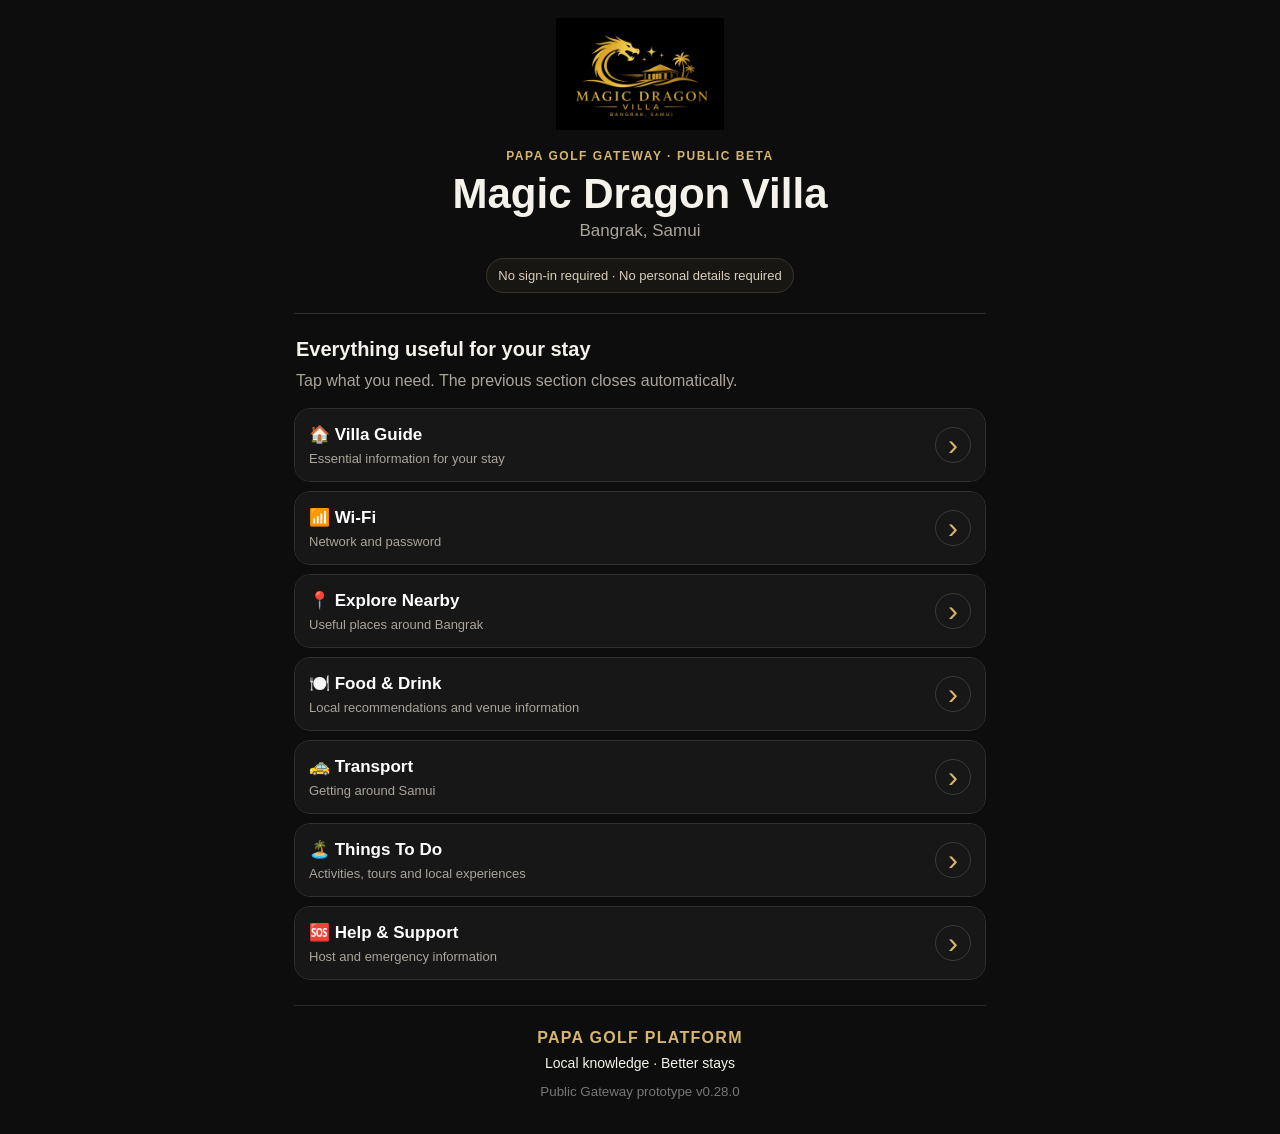
<file: gateway-demo.html>
<!doctype html><html lang="en"><head><meta charset="utf-8"><meta name="viewport" content="width=device-width,initial-scale=1,viewport-fit=cover"><meta name="theme-color" content="#0d0d0d"><title>Magic Dragon Villa · Papa Golf</title><link rel="stylesheet" href="gateway-demo.css?v=0.28.0"></head><body><main class="gateway-shell"><header class="gateway-hero"><img src="magic-dragon-villa-logo.png" alt="Magic Dragon Villa"><div class="kicker">PAPA GOLF GATEWAY · PUBLIC BETA</div><h1>Magic Dragon Villa</h1><p>Bangrak, Samui</p><div class="privacy-chip">No sign-in required · No personal details required</div></header><section class="intro"><h2>Everything useful for your stay</h2><p>Tap what you need. The previous section closes automatically.</p></section><nav id="gatewayMenu" class="gateway-menu" aria-label="Guest information"><article class="gate-section"><button class="gate-toggle" type="button"><span><strong>🏠 Villa Guide</strong><small>Essential information for your stay</small></span><b>›</b></button><div class="gate-body"><p>Property instructions and useful stay information are presented here through the Papa Golf Gateway.</p></div></article><article class="gate-section"><button class="gate-toggle" type="button"><span><strong>📶 Wi-Fi</strong><small>Network and password</small></span><b>›</b></button><div class="gate-body"><div class="fact"><span>Network</span><strong>Papa Golf Guest</strong></div><div class="fact"><span>Password</span><strong>Shown on the villa card</strong></div></div></article><article class="gate-section"><button class="gate-toggle" type="button"><span><strong>📍 Explore Nearby</strong><small>Useful places around Bangrak</small></span><b>›</b></button><div class="gate-body"><p class="lead">Quick nearby searches centred on Magic Dragon Villa.</p><div class="action-grid"><a target="_blank" rel="noopener" href="https://www.google.com/maps/search/7-Eleven+Bangrak+Koh+Samui">Convenience stores</a><a target="_blank" rel="noopener" href="https://www.google.com/maps/search/pharmacy+Bangrak+Koh+Samui">Pharmacies</a><a target="_blank" rel="noopener" href="https://www.google.com/maps/search/petrol+Bangrak+Koh+Samui">Petrol</a><a target="_blank" rel="noopener" href="https://www.google.com/maps/search/ATM+Bangrak+Koh+Samui">ATMs</a></div><p class="note">Papa Golf can present curated local recommendations alongside useful nearby searches.</p></div></article><article class="gate-section"><button class="gate-toggle" type="button"><span><strong>🍽️ Food & Drink</strong><small>Local recommendations and venue information</small></span><b>›</b></button><div class="gate-body"><p>Selected local restaurants, bars and cafés can be presented here with clearly labelled venue information and promotions.</p></div></article><article class="gate-section"><button class="gate-toggle" type="button"><span><strong>🚕 Transport</strong><small>Getting around Samui</small></span><b>›</b></button><div class="gate-body"><p>Transport information can include approved services, vehicle hire, routes and direct navigation.</p></div></article><article class="gate-section"><button class="gate-toggle" type="button"><span><strong>🏝️ Things To Do</strong><small>Activities, tours and local experiences</small></span><b>›</b></button><div class="gate-body"><p>Activities and experiences can be presented with concise local context to help guests choose what suits them.</p></div></article><article class="gate-section"><button class="gate-toggle" type="button"><span><strong>🆘 Help & Support</strong><small>Host and emergency information</small></span><b>›</b></button><div class="gate-body"><p>Only information approved for guests is shown on the public Gateway.</p></div></article></nav><footer><strong>PAPA GOLF PLATFORM</strong><span>Local knowledge · Better stays</span><small>Public Gateway prototype v0.28.0</small></footer></main><script src="gateway-demo.js?v=0.28.0"></script></body></html>
</file>
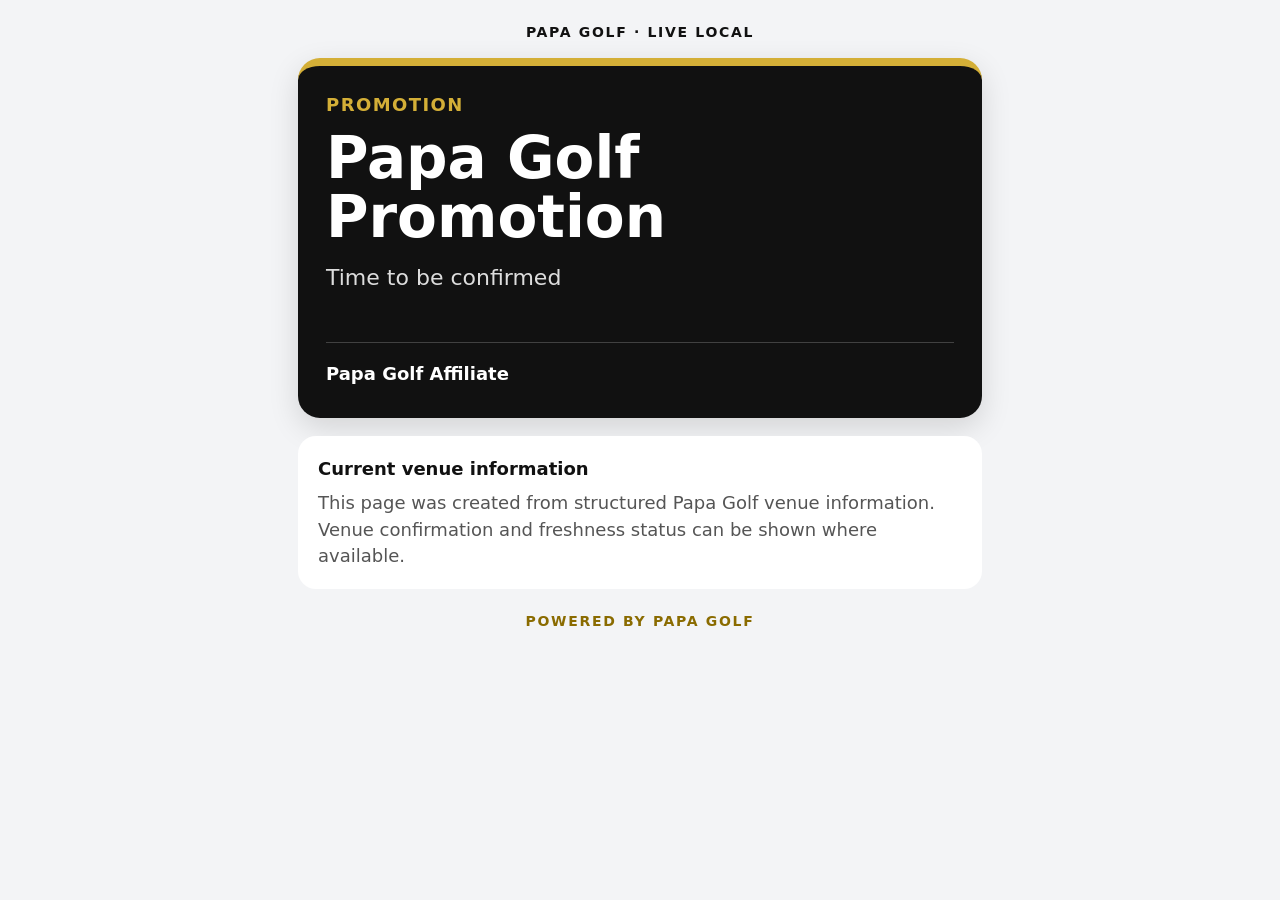
<file: promotion.html>
<!doctype html><html lang="en"><head><meta charset="utf-8"><meta name="viewport" content="width=device-width,initial-scale=1,viewport-fit=cover"><title>Papa Golf Promotion</title><link rel="stylesheet" href="promotion.css?v=0.29.0"></head><body><main class="promo-shell"><div class="pg-brand">PAPA GOLF · LIVE LOCAL</div><article id="card" class="promo-card"><div id="type" class="type"></div><h1 id="title">Papa Golf Promotion</h1><div id="when" class="when"></div><div id="offer" class="offer"></div><div id="options" class="options"></div><div class="venue"><strong id="venue"></strong><span id="contact"></span></div></article><section class="trust"><strong>Current venue information</strong><p>This page was created from structured Papa Golf venue information. Venue confirmation and freshness status can be shown where available.</p></section><div class="powered">POWERED BY PAPA GOLF</div></main><script src="promotion.js?v=0.29.0"></script></body></html>
</file>
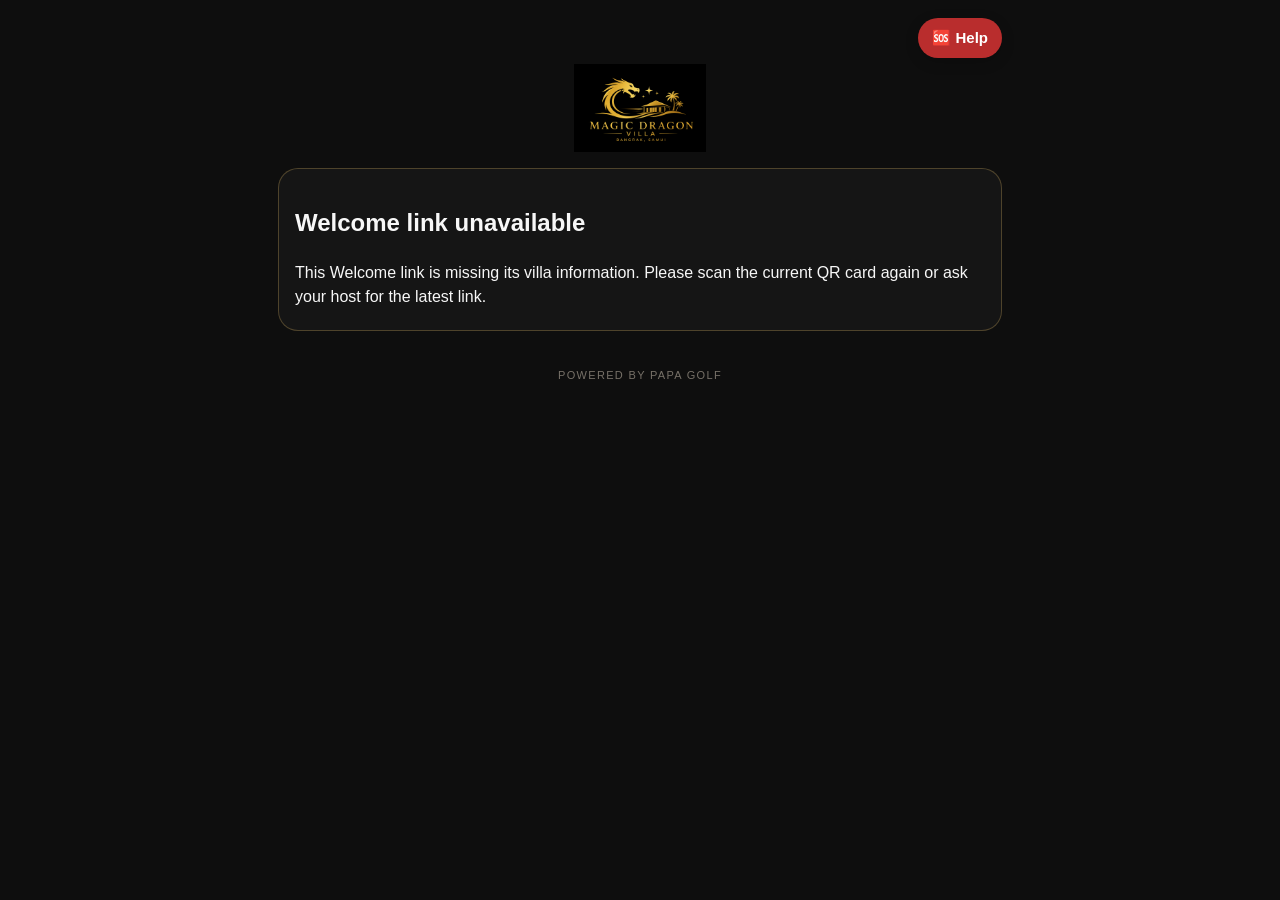
<file: welcome.html>
<!doctype html>
<html lang="en">
<head>
  <meta charset="UTF-8">
  <meta name="viewport" content="width=device-width, initial-scale=1, viewport-fit=cover">
  <meta name="theme-color" content="#111111">
  <title>Papa Golf Villa Welcome</title>
  <link rel="stylesheet" href="welcome.css?v=0.41.0">
</head>
<body>
  <main class="public-welcome-shell">
    <div class="public-top-actions"><button id="publicHelpBtn" class="public-help-btn" type="button" data-panel="emergencyPanel">🆘 Help</button></div>
    <header class="public-brand">
      <img src="magic-dragon-villa-logo.png" alt="Villa logo">
      <div id="publicDeveloper" class="developer"></div>
      <div id="publicAddress" class="address"></div>
    </header>

    <section id="publicHome">
      <div class="intro">
        <h1 id="publicHeading">Welcome</h1>
        <div id="publicUnit" class="public-unit hidden"></div>
        <p>Everything you need during your stay, all in one place.</p>
      </div>

      <section class="quick-card">
        <div class="section-title"><strong>Quick essentials</strong></div>
        <button class="quick-action" data-panel="wifiPanel"><span>📶</span><div><strong>Wi-Fi</strong><small id="quickWifi">Open network details</small></div></button>
        <a id="quickDirections" class="quick-action" href="#" target="_blank" rel="noopener"><span>📍</span><div><strong>Villa location</strong><small>Open directions</small></div></a>
        <button class="quick-action" data-panel="villaPanel"><span>☎️</span><div><strong>Host / manager</strong><small id="quickHost">Contact information</small></div></button>
      </section>

      <button id="publicTodayStrip" class="today-strip hidden" data-panel="whatsOnPanel" type="button" aria-label="Open today’s activities"><span class="today-strip-icon">📅</span><span class="today-strip-copy"><strong>Today at your stay</strong><small id="publicTodayStripSummary"></small></span><span class="today-strip-chevron">›</span></button>

      <nav class="menu-grid" data-reorder-list="welcome" aria-label="Villa welcome menu">
        <button id="villaTile" class="menu-row" data-menu-key="villa" data-panel="villaPanel" type="button"><span class="menu-icon" aria-hidden="true">🏠</span><span class="menu-copy"><strong>Villa Guide</strong><small>House info & contacts</small></span><span class="menu-chevron" aria-hidden="true">›</span><span class="menu-drag" role="button" tabindex="0" aria-label="Reorder Villa Guide" title="Drag to reorder">≡</span></button>
        <button id="nearbyTile" class="menu-row" data-menu-key="nearby" data-panel="nearbyPanel" type="button"><span class="menu-icon" aria-hidden="true">🗺</span><span class="menu-copy"><strong>Explore Nearby</strong><small>Useful places & directions</small></span><span class="menu-chevron" aria-hidden="true">›</span><span class="menu-drag" role="button" tabindex="0" aria-label="Reorder Explore Nearby" title="Drag to reorder">≡</span></button>
        <button id="stayTile" class="menu-row" data-menu-key="stay" data-panel="stayPanel" type="button"><span class="menu-icon" aria-hidden="true">🕒</span><span class="menu-copy"><strong>Stay Details</strong><small>Arrival, facilities & notices</small></span><span class="menu-chevron" aria-hidden="true">›</span><span class="menu-drag" role="button" tabindex="0" aria-label="Reorder Stay Details" title="Drag to reorder">≡</span></button>
        <button id="whatsOnTile" class="menu-row" data-menu-key="whats-on" data-panel="whatsOnPanel" type="button"><span class="menu-icon" aria-hidden="true">📅</span><span class="menu-copy"><strong>What’s On</strong><small><span id="whatsOnSummary">Today & weekly activities</span></small></span><span class="menu-chevron" aria-hidden="true">›</span><span class="menu-drag" role="button" tabindex="0" aria-label="Reorder What’s On" title="Drag to reorder">≡</span></button>
        <button id="foodTile" class="menu-row" data-menu-key="food" data-panel="foodPanel" type="button"><span class="menu-icon" aria-hidden="true">🍽</span><span class="menu-copy"><strong>Food & Drink</strong><small>Food, delivery & approved places</small></span><span class="menu-chevron" aria-hidden="true">›</span><span class="menu-drag" role="button" tabindex="0" aria-label="Reorder Food & Drink" title="Drag to reorder">≡</span></button>
        <button id="wellnessTile" class="menu-row" data-menu-key="wellness" data-panel="wellnessPanel" type="button"><span class="menu-icon" aria-hidden="true">🌺</span><span class="menu-copy"><strong>Wellness</strong><small>Massage, spa & treatments</small></span><span class="menu-chevron" aria-hidden="true">›</span><span class="menu-drag" role="button" tabindex="0" aria-label="Reorder Wellness" title="Drag to reorder">≡</span></button>
        <button id="toursTile" class="menu-row" data-menu-key="tours" data-panel="toursPanel" type="button"><span class="menu-icon" aria-hidden="true">⛵</span><span class="menu-copy"><strong>Tours & Experiences</strong><small>Trips, excursions & things to do</small></span><span class="menu-chevron" aria-hidden="true">›</span><span class="menu-drag" role="button" tabindex="0" aria-label="Reorder Tours & Experiences" title="Drag to reorder">≡</span></button>
        <button id="transportTile" class="menu-row" data-menu-key="transport" data-panel="transportPanel" type="button"><span class="menu-icon" aria-hidden="true">🛵</span><span class="menu-copy"><strong>Transport</strong><small>Getting around</small></span><span class="menu-chevron" aria-hidden="true">›</span><span class="menu-drag" role="button" tabindex="0" aria-label="Reorder Transport" title="Drag to reorder">≡</span></button>
        <button id="emergencyTile" class="menu-row system-menu-tile" data-panel="emergencyPanel" type="button"><span class="menu-icon" aria-hidden="true">🆘</span><span class="menu-copy"><strong>Help & Emergency</strong><small>Always available</small></span><span class="menu-chevron" aria-hidden="true">›</span></button>
      </nav>
    </section>

    <section id="villaPanel" class="detail-panel hidden"><button class="back-btn">← Welcome</button><h2>🏠 Villa Guide</h2><div id="villaInfo" class="info-card"></div><div id="hostInfo" class="info-card"></div></section>
    <section id="wifiPanel" class="detail-panel hidden"><button class="back-btn">← Welcome</button><h2>📶 Wi-Fi & Technology</h2><div id="wifiInfo" class="info-card"></div><div id="bluetoothInfo" class="info-card"></div></section>
    <section id="nearbyPanel" class="detail-panel hidden"><button class="back-btn">← Welcome</button><h2>🗺 Explore Nearby</h2><p class="muted">Villa-approved places and useful directions.</p><div id="nearbyList" class="place-list"></div></section>
    <section id="stayPanel" class="detail-panel hidden"><button class="back-btn">← Welcome</button><h2>🕒 Stay Details</h2><div id="arrivalInfo" class="info-card hidden"></div><div id="facilitiesInfo" class="info-card hidden"></div><div id="mapInfo" class="info-card hidden"></div><div id="noticesInfo" class="info-card hidden"></div></section>
    <section id="whatsOnPanel" class="detail-panel hidden"><button class="back-btn">← Welcome</button><h2>📅 What’s On</h2><div id="todayActivities"></div><h3 class="subheading">Weekly programme</h3><div id="weeklyActivities"></div></section>
    <section id="foodPanel" class="detail-panel hidden"><button class="back-btn">← Welcome</button><h2>🍽 Food & Drink</h2><div id="foodInfo" class="info-card"></div><div id="foodList" class="place-list"></div></section>
    <section id="wellnessPanel" class="detail-panel hidden"><button class="back-btn">← Welcome</button><h2>🌺 Wellness</h2><div id="wellnessInfo" class="info-card"></div></section>
    <section id="toursPanel" class="detail-panel hidden"><button class="back-btn">← Welcome</button><h2>⛵ Tours & Experiences</h2><div id="toursInfo" class="info-card"></div><div id="tourList" class="place-list"></div></section>
    <section id="transportPanel" class="detail-panel hidden"><button class="back-btn">← Welcome</button><h2>🛵 Transport</h2><div id="transportInfo" class="info-card"></div><div id="otherServices" class="info-card"></div></section>
    <section id="emergencyPanel" class="detail-panel hidden"><button class="back-btn">← Welcome</button><h2>🆘 Help & Emergency</h2><p class="muted">Choose the kind of help you need. Local service routing will expand as Papa Golf moves to the shared platform.</p><div class="help-route-grid"><div class="help-route"><span>🚑</span><strong>Medical / Health</strong></div><div class="help-route"><span>🔥</span><strong>Fire / Property Emergency</strong></div><div class="help-route"><span>👮</span><strong>Police / Security</strong></div><div class="help-route"><span>☎️</span><strong>Host / Property Help</strong></div></div><div id="emergencyInfo" class="info-card"></div><div id="emergencyHost" class="info-card"></div></section>

    <section id="invalidWelcome" class="info-card hidden"><h2>Welcome link unavailable</h2><p>This Welcome link is missing its villa information. Please scan the current QR card again or ask your host for the latest link.</p></section>

    <footer>Powered by Papa Golf</footer>
  </main>
  <script src="welcome.js?v=0.41.0" defer></script>
</body>
</html>
</file>
<file: gateway-demo.css>
:root{font-family:-apple-system,BlinkMacSystemFont,"SF Pro Text","Segoe UI",sans-serif;color:#f5f2eb;background:#0d0d0d;--gold:#d6b56d;--line:#303030;--muted:#aaa49a}*{box-sizing:border-box}body{margin:0;background:#0d0d0d;font-size:16px;line-height:1.5}.gateway-shell{width:min(720px,100%);margin:auto;padding:0 14px calc(32px + env(safe-area-inset-bottom))}.gateway-hero{text-align:center;padding:max(18px,env(safe-area-inset-top)) 8px 20px;border-bottom:1px solid var(--line)}.gateway-hero img{width:min(290px,82vw);height:112px;object-fit:contain}.kicker{margin-top:10px;color:var(--gold);font-size:12px;font-weight:900;letter-spacing:.13em}.gateway-hero h1{margin:7px 0 2px;font-size:clamp(30px,9vw,42px);line-height:1.05}.gateway-hero p{margin:0;color:var(--muted);font-size:17px}.privacy-chip{display:inline-block;margin-top:14px;padding:7px 11px;border:1px solid #3a352a;border-radius:999px;background:#181612;color:#d9cfbb;font-size:13px}.intro{padding:20px 2px 10px}.intro h2{font-size:20px;margin:0}.intro p{margin:5px 0;color:var(--muted)}.gateway-menu{display:grid;gap:9px}.gate-section{border:1px solid var(--line);border-radius:16px;overflow:hidden;background:#151515}.gate-toggle{width:100%;min-height:72px;padding:13px 14px;display:flex;justify-content:space-between;align-items:center;gap:12px;border:0;background:#171717;color:#fff;text-align:left;font:inherit}.gate-toggle span{display:grid;gap:3px}.gate-toggle strong{font-size:17px}.gate-toggle small{font-size:13px;line-height:1.3;color:var(--muted)}.gate-toggle b{width:36px;height:36px;display:grid;place-items:center;border:1px solid #3b3b3b;border-radius:50%;color:var(--gold);font-size:23px}.gate-body{display:none;padding:3px 15px 17px;border-top:1px solid #282828}.gate-section[data-open] .gate-body{display:block}.gate-body p{margin:13px 0 0}.fact{display:flex;justify-content:space-between;gap:16px;padding:14px 0;border-bottom:1px solid #2a2a2a}.fact:last-child{border-bottom:0}.fact span{color:var(--muted)}.fact strong{text-align:right;overflow-wrap:anywhere}.action-grid{display:grid;grid-template-columns:1fr 1fr;gap:9px;margin-top:13px}.action-grid a{min-height:50px;display:grid;place-items:center;padding:8px;border-radius:12px;background:var(--gold);color:#17120a;text-align:center;text-decoration:none;font-weight:850}.note{font-size:13px;color:var(--muted)}footer{display:grid;gap:3px;text-align:center;margin-top:25px;padding-top:20px;border-top:1px solid #292929}footer strong{color:var(--gold);letter-spacing:.08em}footer span{font-size:14px}footer small{margin-top:5px;color:#777}@media(max-width:430px){.action-grid{grid-template-columns:1fr}.gateway-shell{padding-left:12px;padding-right:12px}}
.gate-toggle b{font-size:30px;line-height:1;font-weight:500;min-width:28px;text-align:center}
</file>
<file: promotion.css>
*{box-sizing:border-box}body{margin:0;background:#f3f4f6;color:#111;font-family:system-ui,-apple-system,BlinkMacSystemFont,"Segoe UI",sans-serif;font-size:18px}.promo-shell{max-width:720px;margin:auto;padding:24px 18px 50px}.pg-brand,.powered{font-weight:800;letter-spacing:.12em;font-size:14px;text-align:center}.promo-card{margin:18px 0;background:#111;color:#fff;border-radius:22px;padding:28px;box-shadow:0 10px 30px #0002;border-top:8px solid var(--accent,#d4af37)}.type{color:var(--accent,#d4af37);font-weight:800;text-transform:uppercase;letter-spacing:.08em}h1{font-size:clamp(34px,9vw,58px);line-height:1.02;margin:14px 0 18px}.when{font-size:22px;color:#ddd}.offer{font-size:30px;font-weight:850;color:var(--accent,#d4af37);margin:24px 0}.options{display:flex;flex-wrap:wrap;gap:8px}.options span{border:1px solid #ffffff55;border-radius:999px;padding:8px 12px}.venue{border-top:1px solid #ffffff33;margin-top:28px;padding-top:20px;display:grid;gap:6px}.trust{background:#fff;border-radius:18px;padding:20px;line-height:1.45}.trust p{margin:8px 0 0;color:#555}.powered{margin-top:24px;color:#8a6b00}
</file>
<file: welcome.css>
:root{color-scheme:dark;font-family:-apple-system,BlinkMacSystemFont,"Segoe UI",sans-serif;background:#0e0e0e;color:#f7f7f7}*{box-sizing:border-box}body{margin:0;background:#0e0e0e;color:#f7f7f7}.public-welcome-shell{max-width:760px;margin:0 auto;padding:18px 18px calc(28px + env(safe-area-inset-bottom))}.public-brand{text-align:center;padding-top:8px}.public-brand img{max-width:180px;max-height:112px;object-fit:contain}.developer,.address{color:#aaa49a;margin-top:5px}.intro{text-align:center;padding:14px 4px 18px}.intro h1{font-size:clamp(32px,9vw,44px);line-height:1.05;margin:0}.intro p{font-size:17px;color:#aaa49a;line-height:1.45}.quick-card,.info-card,.detail-panel{border:1px solid rgba(224,188,102,.28);background:#151515;border-radius:20px}.quick-card{padding:16px;margin-bottom:18px}.section-title{font-size:21px;margin-bottom:10px}.quick-action{display:flex;align-items:center;gap:13px;width:100%;padding:14px;margin:8px 0;border:1px solid rgba(255,255,255,.11);border-radius:15px;background:#1d1d1d;color:inherit;text-align:left;text-decoration:none;min-height:72px}.quick-action>span{font-size:27px;width:34px}.quick-action strong,.quick-action small{display:block}.quick-action strong{font-size:18px}.quick-action small{font-size:14px;color:#aaa49a;margin-top:3px;overflow-wrap:anywhere}.menu-grid{display:grid;grid-template-columns:1fr 1fr;gap:12px}.menu-grid button{min-height:128px;padding:16px;border-radius:18px;border:1px solid rgba(255,255,255,.12);background:#171717;color:inherit;text-align:left;display:flex;flex-direction:column;align-items:flex-start}.menu-grid button span{font-size:28px;margin-bottom:13px}.menu-grid button strong{font-size:18px}.menu-grid button small{font-size:13px;color:#aaa49a;margin-top:7px;line-height:1.35}.detail-panel{padding:16px}.detail-panel h2{font-size:27px;margin:14px 0}.back-btn{position:sticky;top:10px;z-index:5;border:1px solid rgba(255,255,255,.16);border-radius:999px;background:#222;color:#fff;padding:10px 15px;font-size:16px}.info-card{padding:16px;margin:12px 0;line-height:1.5;overflow-wrap:anywhere}.info-card p{margin:.35rem 0}.muted{color:#aaa49a}.wifi-row{display:flex;gap:12px;justify-content:space-between;align-items:center;padding:10px 0;border-bottom:1px solid rgba(255,255,255,.08)}.wifi-row:last-child{border-bottom:0}.wifi-row span,.wifi-row strong{display:block}.wifi-row span{color:#aaa49a;font-size:13px}.copy-btn,.map-link{border:1px solid rgba(224,188,102,.45);background:#222;color:#fff;border-radius:11px;padding:9px 12px;text-decoration:none;white-space:nowrap}.place-card{padding:14px;margin:10px 0;border:1px solid rgba(255,255,255,.11);border-radius:15px;background:#171717}.place-card strong{font-size:17px}.place-meta{color:#aaa49a;font-size:13px;margin:5px 0}.place-note{margin:7px 0;line-height:1.4}.hidden{display:none!important}footer{text-align:center;color:#777168;text-transform:uppercase;letter-spacing:.12em;font-size:11px;padding:26px 0 5px}@media(max-width:520px){.public-welcome-shell{padding-left:14px;padding-right:14px}.menu-grid{grid-template-columns:1fr 1fr}.menu-grid button{min-height:116px;padding:14px}.menu-grid button strong{font-size:17px}}@media(max-width:380px){.menu-grid{grid-template-columns:1fr}.menu-grid button{min-height:94px}}

/* v0.33.1 What's On + expanded guest services */
.subheading{margin:28px 0 12px;font-size:1.15rem}
.today-label{font-weight:800;margin:4px 0 12px}
.activity-card{background:#fff;border:1px solid #dedede;border-radius:16px;padding:16px;margin:10px 0;box-shadow:0 2px 10px rgba(0,0,0,.04)}
.activity-head{display:flex;justify-content:space-between;gap:12px;align-items:flex-start}
.activity-head strong{font-size:1.05rem}.activity-head span{font-weight:800;white-space:nowrap}
.activity-time{font-weight:800;margin-top:6px}.activity-card p{margin:8px 0 0;line-height:1.45}.activity-booking{margin-top:8px;font-size:.95rem}
.day-group{margin:20px 0}.day-group h4{font-size:1.05rem;margin:0 0 8px;padding-bottom:6px;border-bottom:1px solid #ddd}

.public-unit{display:inline-block;margin:.1rem 0 .25rem;padding:.28rem .6rem;border:1px solid rgba(255,255,255,.18);border-radius:999px;font-size:.9rem;font-weight:700;color:#ddd}.public-unit.hidden{display:none}


/* v0.33.3 compact public arrival header */
.public-brand{padding-top:2px}
.public-brand img{max-width:150px;max-height:88px}
.developer,.address{margin-top:3px;font-size:12px;line-height:1.3}
.intro{padding:8px 4px 12px}
.intro h1{font-size:clamp(24px,6.5vw,32px);line-height:1.08}
.intro p{font-size:14px;line-height:1.35;margin:.4rem 0 0}
.public-unit{font-size:12px;padding:.22rem .55rem}

/* v0.33.3 quieter public welcome heading */
.intro h1{font-size:18px;line-height:1.2;font-weight:800;margin:0}
@media(max-width:520px){.intro h1{font-size:17px}}

.today-strip{display:flex;align-items:center;gap:12px;width:100%;margin:0 0 18px;padding:13px 15px;border:1px solid rgba(224,188,102,.38);border-radius:16px;background:rgba(224,188,102,.08);color:inherit;text-align:left}.today-strip-icon{font-size:25px}.today-strip-copy{display:flex;flex-direction:column;min-width:0}.today-strip-copy strong{font-size:16px}.today-strip-copy small{margin-top:3px;color:#aaa49a;white-space:nowrap;overflow:hidden;text-overflow:ellipsis}.today-strip-chevron{margin-left:auto;color:#e0bc66;font-size:29px}


/* v0.35.1 public What's On contrast/readability fix */
.activity-card{
  background:#1b1b1b;
  color:#f7f7f7;
  border-color:rgba(255,255,255,.14);
  box-shadow:none;
}
.activity-head strong,
.activity-head span,
.activity-time{color:#f7f7f7}
.activity-card p,
.activity-booking{color:#bdb8af}
.day-group h4{border-bottom-color:rgba(255,255,255,.14)}

/* v0.36.0 stay-details cards */
.arrival-grid{display:grid;grid-template-columns:1fr 1fr;gap:12px}
.arrival-grid>div{padding:12px 14px;border:1px solid rgba(255,255,255,.12);border-radius:14px;background:rgba(255,255,255,.035)}

/* v0.36.0 stay details */
.arrival-grid{display:grid;grid-template-columns:1fr 1fr;gap:12px}
.arrival-grid>div{padding:12px 14px;border:1px solid rgba(255,255,255,.12);border-radius:14px;background:rgba(255,255,255,.035)}

/* v0.36.1 permanent Help entry + emergency routing scaffold */
.public-top-actions{display:flex;justify-content:flex-end;margin:0 0 4px}
.public-help-btn{min-height:40px;padding:8px 14px;border:0;border-radius:999px;background:#b92d2d;color:#fff;font:inherit;font-size:15px;font-weight:800;box-shadow:0 4px 14px rgba(0,0,0,.18)}
.system-menu-tile{border-color:rgba(185,45,45,.32)!important}
.help-route-grid{display:grid;grid-template-columns:1fr 1fr;gap:10px;margin:14px 0}
.help-route{display:flex;align-items:center;gap:9px;min-height:58px;padding:11px;border-radius:13px;background:#f7f7f7;border:1px solid #dedede;color:#1d1d1d}
.help-route span{font-size:22px}.help-route strong{font-size:14px;line-height:1.25}

/* v0.39.1 slim-list guest navigation + touch reorder */
.menu-grid{display:flex;flex-direction:column;gap:8px}
.menu-grid .menu-row{position:relative;display:grid;grid-template-columns:48px minmax(0,1fr) 24px 36px;align-items:center;gap:10px;width:100%;min-height:70px;padding:9px 8px 9px 11px;border-radius:15px;border:1px solid rgba(255,255,255,.12);background:#171717;color:inherit;text-align:left;overflow:hidden;touch-action:manipulation}
.menu-icon{display:grid;place-items:center;width:48px;height:48px;font-size:28px;filter:grayscale(1);opacity:.62;text-shadow:0 1px 0 rgba(255,255,255,.15),0 -1px 1px rgba(0,0,0,.8)}
.menu-copy{display:flex;flex-direction:column;min-width:0}.menu-copy strong{font-size:17px;line-height:1.2}.menu-copy small{font-size:13px;color:#aaa49a;margin-top:3px;line-height:1.25;white-space:nowrap;overflow:hidden;text-overflow:ellipsis}
.menu-chevron{font-size:28px;line-height:1;color:#e0bc66;text-align:center}.menu-drag{display:grid;place-items:center;width:36px;height:48px;font-size:25px;line-height:1;color:#8d887f;cursor:grab;touch-action:none;user-select:none;-webkit-user-select:none}.menu-drag:active{cursor:grabbing;color:#e0bc66}
.menu-row.is-reordering{z-index:20;border-color:rgba(224,188,102,.72);background:#24211a;box-shadow:0 8px 24px rgba(0,0,0,.4)}
.menu-grid .system-menu-tile{grid-template-columns:48px minmax(0,1fr) 24px;border-color:rgba(185,45,45,.32)}
@media(max-width:520px){.menu-grid{display:flex;flex-direction:column}.menu-grid .menu-row{min-height:68px;padding:8px 7px 8px 10px}}
@media(max-width:380px){.menu-grid{display:flex;flex-direction:column}.menu-grid .menu-row{min-height:66px;grid-template-columns:44px minmax(0,1fr) 22px 32px}.menu-grid .system-menu-tile{grid-template-columns:44px minmax(0,1fr) 22px}}

/* v0.39.1 iPhone density polish — same readable type, less wasted height */
.menu-grid{gap:6px}
.menu-grid .menu-row{grid-template-columns:42px minmax(0,1fr) 22px 32px;gap:9px;min-height:60px;padding:7px 7px 7px 10px;border-radius:14px}
.menu-icon{width:42px;height:42px;font-size:29px;opacity:.58}
.menu-copy strong{font-size:17px;line-height:1.15}
.menu-copy small{font-size:13px;line-height:1.18;margin-top:2px}
.menu-copy small span{font:inherit!important;line-height:inherit!important;margin:0!important;color:inherit!important}
.menu-chevron{font-size:27px}
.menu-drag{width:32px;height:44px;font-size:24px}
.menu-grid .system-menu-tile{grid-template-columns:42px minmax(0,1fr) 22px}
@media(max-width:520px){.menu-grid .menu-row{min-height:58px;padding:7px 6px 7px 9px}}
@media(max-width:380px){.menu-grid .menu-row{min-height:58px;grid-template-columns:40px minmax(0,1fr) 21px 30px}.menu-icon{width:40px;height:40px;font-size:28px}.menu-grid .system-menu-tile{grid-template-columns:40px minmax(0,1fr) 21px}}


/* v0.40.0 tactile lift-and-reflow reorder feedback */
.menu-placeholder{min-height:58px;border:1px dashed rgba(224,188,102,.48);border-radius:14px;background:rgba(224,188,102,.055);box-shadow:inset 0 0 0 1px rgba(224,188,102,.04)}
.menu-row.is-reordering{z-index:1000!important;transform:scale(1.035);transform-origin:center center;border-color:rgba(241,207,114,.92)!important;background:#282318!important;box-shadow:0 18px 42px rgba(0,0,0,.58),0 0 0 2px rgba(224,188,102,.16);cursor:grabbing;will-change:top,left,transform;opacity:.98}
.menu-row.is-reordering .menu-drag{color:#f1cf72;transform:scale(1.12)}
body.public-menu-dragging{user-select:none;-webkit-user-select:none}
body.public-menu-dragging .menu-grid{isolation:isolate}
@media(prefers-reduced-motion:reduce){.menu-row.is-reordering{transform:none}.menu-placeholder{transition:none}}


/* v0.41.0 compact public Quick Essentials — same readable density as owner preview */
.quick-card{padding:12px;margin-bottom:14px;border-radius:16px}
.section-title{font-size:19px;margin:0 0 8px 2px}
.quick-action{display:grid;grid-template-columns:38px minmax(0,1fr) 20px;align-items:center;gap:9px;min-height:56px;padding:7px 9px;margin:6px 0;border-radius:13px}
.quick-action>span{display:grid;place-items:center;width:38px;height:38px;font-size:25px}
.quick-action strong{font-size:17px;line-height:1.15}.quick-action small{font-size:13px;line-height:1.15;margin-top:2px;white-space:nowrap;overflow:hidden;text-overflow:ellipsis}
.quick-action::after{content:'›';font-size:25px;line-height:1;color:#e0bc66;text-align:center}
@media(max-width:390px){.quick-action{min-height:54px}}
</file>
